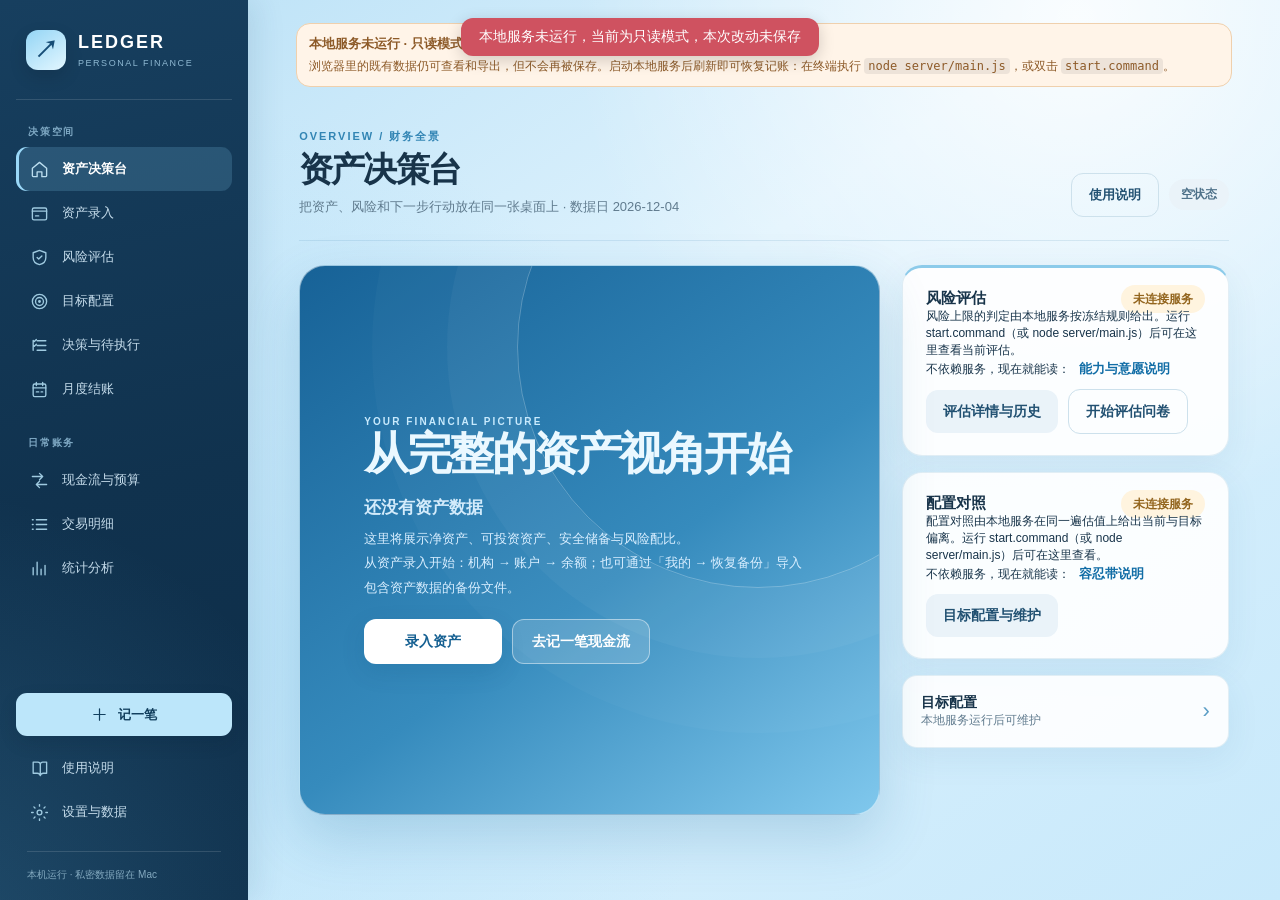
<file: index.html>
<!DOCTYPE html>
<html lang="zh-CN">
<head>
  <meta charset="UTF-8">
  <meta name="viewport" content="width=device-width, initial-scale=1.0, viewport-fit=cover">
  <meta name="theme-color" content="#d9effb">
  <title>Ledger · 资产决策台</title>
  <link rel="icon" href="data:image/svg+xml,%3Csvg xmlns='http://www.w3.org/2000/svg' viewBox='0 0 100 100'%3E%3Crect width='100' height='100' rx='23' fill='%23134c76'/%3E%3Cpath d='M20 70 45 53 59 60 81 29M68 29h13v13' fill='none' stroke='%23b7e7ff' stroke-width='8' stroke-linecap='round' stroke-linejoin='round'/%3E%3C/svg%3E">
  <link rel="manifest" href="manifest.webmanifest">
  <link rel="apple-touch-icon" href="apple-touch-icon.png">
  <meta name="apple-mobile-web-app-capable" content="yes">
  <meta name="apple-mobile-web-app-status-bar-style" content="default">
  <meta name="apple-mobile-web-app-title" content="小账本">
  <link rel="stylesheet" href="styles.css">
  <!-- 本地服务在响应 index.html 时注入随机会话令牌，写接口据此校验来源；静态打开时保持占位符，前端据此进入只读降级 -->
  <meta name="ledger-session-token" content="__LEDGER_SESSION_TOKEN__">
  <!-- 隐私硬约束：除本机 127.0.0.1 的本地服务外，本应用零外联网络请求 -->
</head>
<body>
  <div id="app">
    <div id="lock-screen" class="hidden"></div>
    <nav id="tabbar" class="hidden" aria-label="主导航"></nav>
    <div id="service-banner" class="hidden"></div>
    <main id="view"></main>
  </div>
  <div id="sheet-mask" class="hidden"><div id="sheet"></div></div>
  <div id="toast"></div>

  <script src="js/core.js"></script>
  <script src="js/db.js"></script>
  <script src="js/store.js"></script>
  <script src="js/charts.js"></script>
  <script src="js/domain.js"></script>
  <script src="js/knowledge.js"></script>
  <script src="js/help.js"></script>
  <script src="js/app.js"></script>
</body>
</html>
</file>
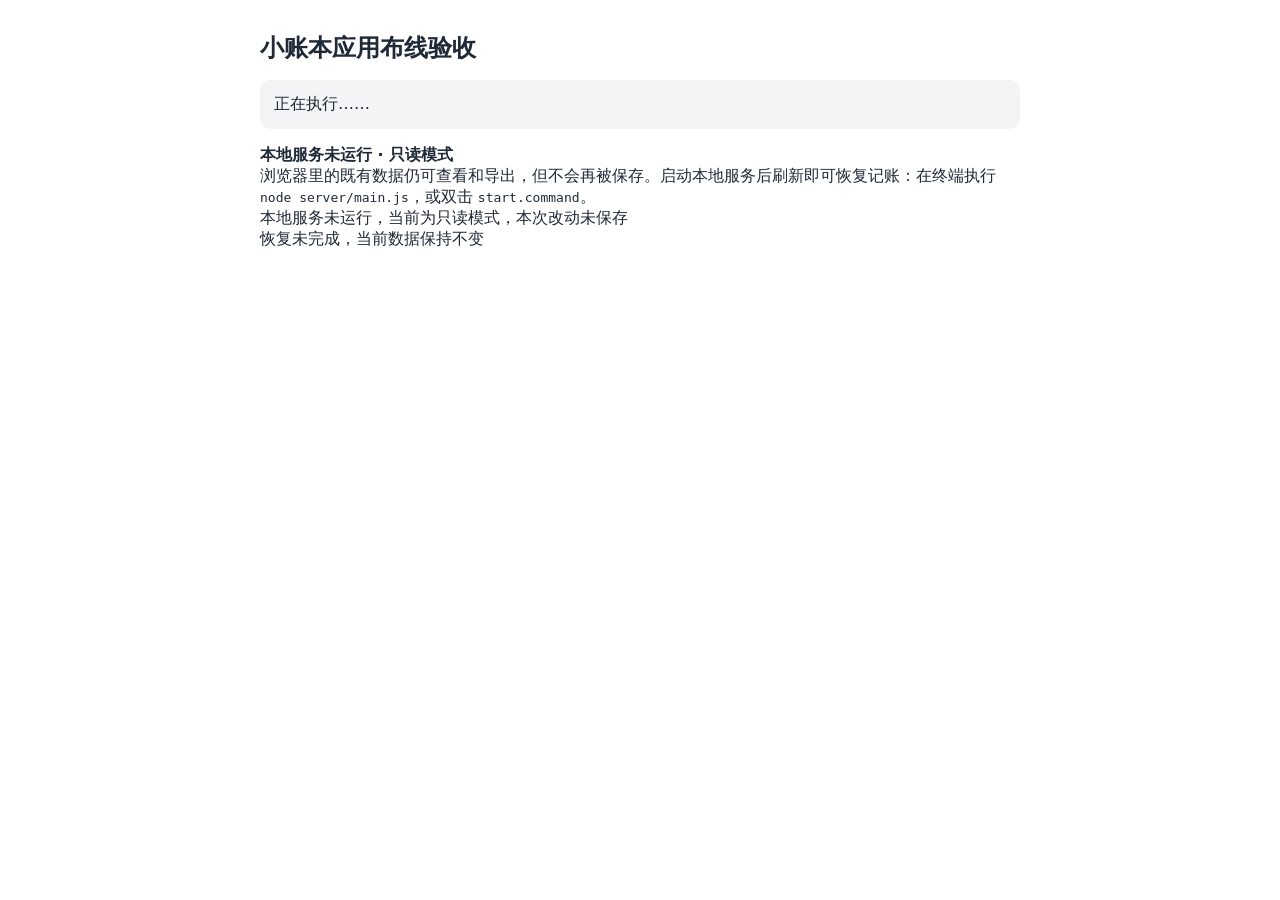
<file: tests/app-wiring.html>
<!doctype html>
<html lang="zh-CN">
<head>
  <meta charset="utf-8">
  <meta name="viewport" content="width=device-width,initial-scale=1">
  <!-- Phase 2：页面必须由本地服务（127.0.0.1）托管，写请求才带得上会话令牌 -->
  <meta name="ledger-session-token" content="__LEDGER_SESSION_TOKEN__">
  <title>小账本应用布线验收</title>
  <link rel="icon" href="data:image/svg+xml,%3Csvg xmlns='http://www.w3.org/2000/svg' viewBox='0 0 100 100'%3E%3Ctext y='.9em' font-size='90'%3E📒%3C/text%3E%3C/svg%3E">
  <style>
    body{font-family:system-ui,sans-serif;max-width:760px;margin:32px auto;padding:0 16px;color:#1f2937}
    h1{font-size:24px}.summary{padding:14px;border-radius:10px;background:#f3f4f6;margin:16px 0}
    li{margin:10px 0}.pass{color:#15803d}.fail{color:#b91c1c}pre{white-space:pre-wrap;background:#f8fafc;padding:12px}
    /* 以下为被测应用骨架（与 index.html 一致），app.js 需要这些节点才能启动 */
    #app{display:none}
  </style>
</head>
<body>
  <h1>小账本应用布线验收</h1>
  <div id="summary" class="summary">正在执行……</div>
  <ol id="results"></ol>
  <pre id="error" hidden></pre>

  <!-- 被测应用骨架：与 index.html 结构一致 -->
  <div id="service-banner" class="hidden"></div>
  <div id="app">
    <div id="lock-screen" class="hidden"></div>
    <main id="view"></main>
    <nav id="tabbar" class="hidden"></nav>
  </div>
  <div id="sheet-mask" class="hidden"><div id="sheet"></div></div>
  <div id="toast"></div>

  <script src="../js/core.js"></script>
  <script src="../js/db.js"></script>
  <script src="../js/store.js"></script>
  <script src="../js/charts.js"></script>
  <script src="../js/domain.js"></script>
  <script src="../js/knowledge.js"></script>
  <script src="../js/help.js"></script>
  <script src="../js/app.js"></script>
  <script src="app-wiring.js?v=6c"></script>
</body>
</html>
</file>
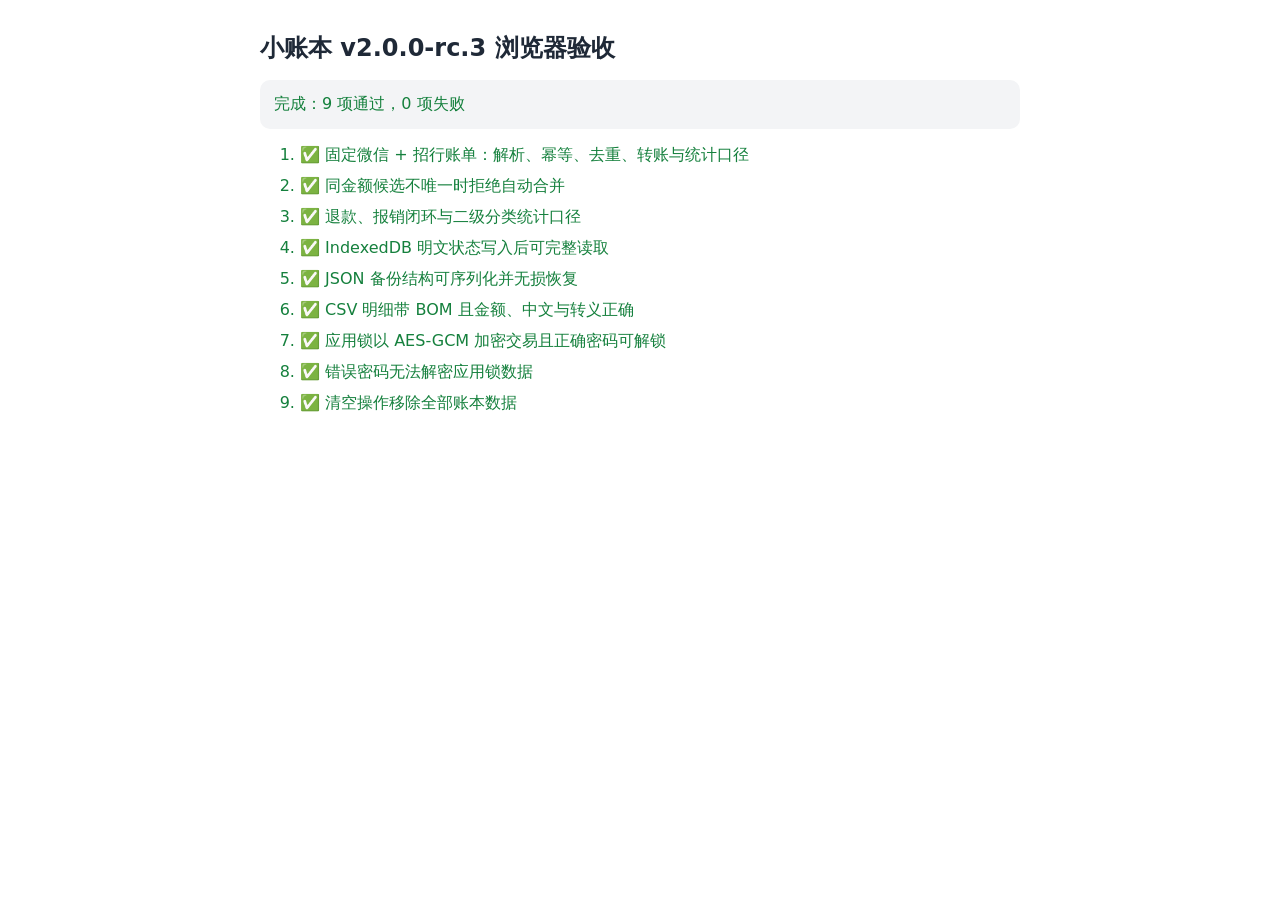
<file: tests/browser-harness.html>
<!doctype html>
<html lang="zh-CN">
<head>
  <meta charset="utf-8">
  <meta name="viewport" content="width=device-width,initial-scale=1">
  <title>小账本 RC3 浏览器验收</title>
  <style>
    body{font-family:system-ui,sans-serif;max-width:760px;margin:32px auto;padding:0 16px;color:#1f2937}
    h1{font-size:24px}.summary{padding:14px;border-radius:10px;background:#f3f4f6;margin:16px 0}
    li{margin:10px 0}.pass{color:#15803d}.fail{color:#b91c1c}pre{white-space:pre-wrap;background:#f8fafc;padding:12px}
  </style>
</head>
<body>
  <h1>小账本 v2.0.0-rc.3 浏览器验收</h1>
  <div id="summary" class="summary">正在执行……</div>
  <ol id="results"></ol>
  <pre id="error" hidden></pre>
  <script src="../js/core.js"></script>
  <script src="../js/db.js"></script>
  <script src="browser-harness.js"></script>
</body>
</html>
</file>
<file: styles.css>
/* 小账本 styles.css — 移动优先、零外部资源 */
:root {
  --bg: #f6f7f9;
  --bg-2: #ffffff;
  --bg-3: #eceef1;
  --ink: #1f2430;
  --ink-2: #6b7280;
  --ink-3: #9ca3af;
  --accent: #f5a623;
  --accent-deep: #e8940f;
  --red: #ef4444;
  --green: #16a34a;
  --blue: #3b82f6;
  --shadow: 0 2px 10px rgba(31, 36, 48, .07);
  --radius: 14px;
  --safe-b: env(safe-area-inset-bottom, 0px);
}
* { box-sizing: border-box; -webkit-tap-highlight-color: transparent; }
html, body { margin: 0; padding: 0; height: 100%; }
body {
  font-family: -apple-system, BlinkMacSystemFont, "PingFang SC", "Helvetica Neue", "Microsoft YaHei", sans-serif;
  background: var(--bg); color: var(--ink); font-size: 15px;
  -webkit-font-smoothing: antialiased;
}
#app { max-width: 520px; margin: 0 auto; min-height: 100%; display: flex; flex-direction: column; }
.hidden { display: none !important; }
/* ---------- Phase 2：事实源状态横幅 ---------- */
#service-banner { margin: 10px 14px 0; padding: 10px 12px; border-radius: var(--radius); font-size: 13px; line-height: 1.6; }
#service-banner b { display: block; font-size: 13px; margin-bottom: 2px; }
#service-banner code { background: rgba(31, 36, 48, .08); padding: 1px 4px; border-radius: 4px; font-size: 12px; }
#service-banner.warn { background: #fdecec; color: #8a1f1f; border: 1px solid #f3c9c9; }
#service-banner.ok { background: #e8f6ec; color: #14532d; border: 1px solid #c3e6cd; }
button { font-family: inherit; border: none; background: none; cursor: pointer; color: inherit; }
input, select, textarea { font-family: inherit; font-size: 15px; }

/* ---------- 主视图与底栏 ---------- */
#view { flex: 1; padding: 14px 14px calc(84px + var(--safe-b)); }
#tabbar {
  position: fixed; bottom: 0; left: 50%; transform: translateX(-50%);
  width: 100%; max-width: 520px;
  background: rgba(255, 255, 255, .96); backdrop-filter: blur(10px);
  border-top: 1px solid var(--bg-3);
  display: flex; padding-bottom: var(--safe-b); z-index: 50;
}
#tabbar .tab { flex: 1; display: flex; flex-direction: column; align-items: center; gap: 2px; padding: 8px 0 6px; color: var(--ink-3); font-size: 11px; }
#tabbar .tab .ti { font-size: 21px; line-height: 1; }
#tabbar .tab.active { color: var(--accent-deep); font-weight: 600; }
#tabbar .tab-add { flex: 1; display: flex; align-items: center; justify-content: center; }
#tabbar .tab-add button {
  width: 50px; height: 50px; margin-top: -22px; border-radius: 50%;
  background: linear-gradient(135deg, var(--accent), #ffb84d); color: #fff;
  font-size: 28px; line-height: 1; box-shadow: 0 4px 14px rgba(245, 166, 35, .45);
}

/* ---------- 通用 ---------- */
.page-title { font-size: 20px; font-weight: 700; margin: 4px 0 14px; }
.card { background: var(--bg-2); border-radius: var(--radius); box-shadow: var(--shadow); padding: 14px; margin-bottom: 12px; }
.muted { color: var(--ink-2); }
.small { font-size: 12px; }
.row { display: flex; align-items: center; }
.grow { flex: 1; min-width: 0; }
.btn {
  display: inline-flex; align-items: center; justify-content: center; gap: 6px;
  border-radius: 12px; padding: 11px 18px; font-size: 15px; font-weight: 600; background: var(--bg-3); color: var(--ink);
}
.btn.primary { background: var(--accent); color: #fff; }
.btn.danger { background: #fee2e2; color: var(--red); }
.btn.ghost { background: transparent; border: 1px solid var(--bg-3); }
.btn.block { width: 100%; }
.btn:disabled { opacity: .5; }
.link { color: var(--accent-deep); }

/* 顶部月份选择 */
.month-bar { display: flex; align-items: center; justify-content: space-between; margin-bottom: 10px; }
.month-bar .mb-title { width: auto; min-width: 148px; padding: 0 20px; font-size: 17px; font-weight: 700; white-space: nowrap; }
.month-bar button { min-height: 42px; border-radius: 10px; background: var(--bg-2); box-shadow: var(--shadow); font-size: 15px; color: var(--ink-2); }
.month-bar button:not(.mb-title) { width: 42px; flex: 0 0 42px; }

/* ---------- 首页 ---------- */
.hero { background: linear-gradient(135deg, #ffb84d, var(--accent)); border-radius: 18px; padding: 20px 18px; color: #fff; margin-bottom: 14px; box-shadow: 0 6px 18px rgba(245, 166, 35, .3); overflow: hidden; }
.hero .h-label { font-size: 12px; opacity: .9; }
.hero .h-amount { font-size: clamp(28px, 11vw, 38px); font-weight: 800; letter-spacing: -1px; margin: 4px 0 12px; font-variant-numeric: tabular-nums; }
.hero .h-cols { display: flex; flex-wrap: wrap; gap: 10px; }
.hero .h-col { flex: 1; min-width: 0; background: rgba(255, 255, 255, .18); border-radius: 12px; padding: 8px 12px; }
.hero .h-col b { display: block; font-size: clamp(12px, 3.9vw, 17px); font-variant-numeric: tabular-nums; }
.hero .h-col span { font-size: 11px; opacity: .92; }
.quick-actions { display: flex; gap: 10px; margin-bottom: 14px; }
.quick-actions .btn { flex: 1; }

.acc-cards { display: flex; gap: 10px; overflow-x: auto; padding: 2px 2px 8px; margin-bottom: 6px; scrollbar-width: none; }
.acc-cards::-webkit-scrollbar { display: none; }
.acc-card { min-width: 128px; background: var(--bg-2); border-radius: 12px; box-shadow: var(--shadow); padding: 10px 12px; }
.acc-card .a-dot { width: 8px; height: 8px; border-radius: 50%; display: inline-block; margin-right: 6px; }
.acc-card .a-name { font-size: 12px; color: var(--ink-2); }
.acc-card .a-bal { font-size: 17px; font-weight: 700; margin-top: 3px; font-variant-numeric: tabular-nums; }

.sec-head { display: flex; justify-content: space-between; align-items: center; margin: 14px 2px 8px; }
.sec-head b { font-size: 15px; }
.donut-row { display: flex; align-items: center; gap: 8px; }
.donut-row .d-legend { flex: 1; min-width: 0; }
.legend-item { display: flex; align-items: center; gap: 8px; padding: 5px 0; font-size: 13px; }
.legend-item i { width: 9px; height: 9px; border-radius: 3px; flex: none; }
.legend-item .li-pct { color: var(--ink-3); margin-left: auto; font-variant-numeric: tabular-nums; }

/* ---------- 交易行 ---------- */
.txn-list .day-head { display: flex; justify-content: space-between; padding: 12px 4px 6px; color: var(--ink-2); font-size: 12px; }
.txn-item { display: flex; align-items: center; gap: 10px; background: var(--bg-2); border-radius: 12px; padding: 10px 12px; margin-bottom: 6px; box-shadow: var(--shadow); }
.txn-item .t-icon { width: 38px; height: 38px; border-radius: 12px; background: var(--bg); display: flex; align-items: center; justify-content: center; font-size: 19px; flex: none; }
.txn-item .t-main { flex: 1; min-width: 0; }
.txn-item .t-title { font-weight: 600; white-space: nowrap; overflow: hidden; text-overflow: ellipsis; }
.txn-item .t-sub { font-size: 12px; color: var(--ink-3); margin-top: 2px; white-space: nowrap; overflow: hidden; text-overflow: ellipsis; }
.txn-item .t-amt { font-weight: 700; font-variant-numeric: tabular-nums; flex: none; }
.txn-item .t-amt.income { color: var(--green); }
.txn-item .t-amt.expense { color: var(--ink); }
.txn-item .t-amt.transfer { color: var(--ink-3); font-weight: 500; }
.chip { display: inline-block; font-size: 10px; padding: 1px 6px; border-radius: 6px; background: var(--bg-3); color: var(--ink-2); margin-left: 6px; vertical-align: 1px; }
.chip.merged { background: #ede9fe; color: #7c3aed; }
.chip.refund { background: #dcfce7; color: var(--green); }

/* ---------- 记一笔 ---------- */
.type-tabs { display: flex; background: var(--bg-3); border-radius: 12px; padding: 3px; margin-bottom: 14px; }
.type-tabs button { flex: 1; padding: 9px 0; border-radius: 10px; font-size: 15px; color: var(--ink-2); font-weight: 600; }
.type-tabs button.active { background: var(--bg-2); color: var(--ink); box-shadow: var(--shadow); }
.amount-box { background: var(--bg-2); border-radius: var(--radius); box-shadow: var(--shadow); padding: 16px 16px 10px; margin-bottom: 12px; }
.amount-box .ab-row { display: flex; align-items: baseline; gap: 6px; border-bottom: 2px solid var(--bg-3); padding-bottom: 8px; }
.amount-box .ab-cur { font-size: 22px; color: var(--ink-3); }
.amount-box .ab-num { font-size: 38px; font-weight: 800; min-height: 46px; font-variant-numeric: tabular-nums; word-break: break-all; }
.form-row { background: var(--bg-2); border-radius: 12px; box-shadow: var(--shadow); padding: 4px 14px; margin-bottom: 10px; }
.form-item { display: flex; align-items: center; gap: 10px; padding: 11px 0; border-bottom: 1px solid var(--bg-3); }
.form-item:last-child { border-bottom: none; }
.form-item label { width: 64px; color: var(--ink-2); font-size: 13px; flex: none; }
.form-item .fi-val { flex: 1; text-align: right; }
.form-item input, .form-item select { border: none; outline: none; text-align: right; width: 100%; background: transparent; color: var(--ink); }
.form-item select { text-align-last: right; }
.cat-grid { display: grid; grid-template-columns: repeat(5, 1fr); gap: 8px; padding: 12px 2px; }
.cat-cell { display: flex; flex-direction: column; align-items: center; gap: 5px; padding: 8px 2px; border-radius: 12px; color: var(--ink-2); font-size: 12px; }
.cat-cell .cc-icon { font-size: 22px; }
.cat-cell.active { background: #fdf1dc; color: var(--accent-deep); font-weight: 700; }
.keypad { display: grid; grid-template-columns: repeat(4, 1fr); gap: 8px; margin: 4px 0 10px; }
.keypad button { background: var(--bg-2); border-radius: 12px; box-shadow: var(--shadow); font-size: 21px; font-weight: 600; padding: 14px 0; }
.keypad button.op { color: var(--ink-2); font-size: 17px; }

/* ---------- 筛选 / 搜索 ---------- */
.filter-bar { display: flex; gap: 8px; margin-bottom: 10px; }
.filter-bar input[type="search"] { flex: 1; border: none; outline: none; border-radius: 12px; background: var(--bg-2); box-shadow: var(--shadow); padding: 10px 14px; }
.filter-bar .fb-btn { background: var(--bg-2); box-shadow: var(--shadow); border-radius: 12px; padding: 12px 14px; color: var(--ink-2); }
.filter-bar .fb-btn.on { color: var(--accent-deep); }
.filter-tags { display: flex; flex-wrap: wrap; gap: 6px; margin-bottom: 8px; }
.filter-tags .ftag { font-size: 12px; background: #fdf1dc; color: var(--accent-deep); border-radius: 8px; padding: 3px 10px; }

/* ---------- 统计 ---------- */
.stat-cards { display: flex; flex-wrap: wrap; gap: 10px; margin-bottom: 12px; }
.stat-cards .sc { flex: 1 1 30%; min-width: 0; background: var(--bg-2); border-radius: 12px; box-shadow: var(--shadow); padding: 10px 12px; }
.stat-cards .sc span { font-size: 11px; color: var(--ink-2); }
.stat-cards .sc b { display: block; font-size: clamp(13px, 4.4vw, 16px); margin-top: 2px; font-variant-numeric: tabular-nums; }
.rank-row { display: flex; align-items: center; gap: 10px; padding: 9px 0; border-bottom: 1px solid var(--bg-3); }
.rank-row:last-child { border-bottom: none; }
.rank-row .rr-icon { font-size: 18px; width: 26px; text-align: center; }
.rank-row .rr-bar { height: 6px; border-radius: 3px; background: var(--bg-3); overflow: hidden; flex: 1; }
.rank-row .rr-bar i { display: block; height: 100%; border-radius: 3px; }
.rank-row .rr-val { font-weight: 700; font-variant-numeric: tabular-nums; min-width: 76px; text-align: right; }
.rank-row .rr-cnt { font-size: 11px; color: var(--ink-3); min-width: 36px; text-align: right; }

/* ---------- 设置 ---------- */
.set-group { margin-bottom: 16px; }
.set-group .sg-title { font-size: 12px; color: var(--ink-3); margin: 0 4px 6px; }
.set-item { display: flex; align-items: center; gap: 10px; background: var(--bg-2); border-radius: 12px; box-shadow: var(--shadow); padding: 13px 14px; margin-bottom: 6px; }
.set-item .si-icon { font-size: 18px; width: 24px; text-align: center; }
.set-item .si-main { flex: 1; min-width: 0; }
.set-item .si-sub { font-size: 11px; color: var(--ink-3); margin-top: 1px; }
.set-item .si-arrow { color: var(--ink-3); }

/* ---------- 弹层 ---------- */
#sheet-mask { position: fixed; inset: 0; background: rgba(20, 22, 30, .45); z-index: 90; display: flex; align-items: flex-end; justify-content: center; }
#sheet {
  width: 100%; max-width: 520px; max-height: 86vh; overflow-y: auto;
  background: var(--bg-2); border-radius: 20px 20px 0 0; padding: 16px 16px calc(20px + var(--safe-b));
  animation: sheet-up .22s ease;
}
@keyframes sheet-up { from { transform: translateY(40%); opacity: .4; } to { transform: none; opacity: 1; } }
.sheet-title { display: flex; justify-content: space-between; align-items: center; margin-bottom: 12px; }
.sheet-title b { font-size: 16px; }
.sheet-title .close { font-size: 13px; color: var(--ink-3); }

/* ---------- Toast ---------- */
#toast { position: fixed; top: 18px; left: 50%; transform: translateX(-50%); z-index: 120; display: flex; flex-direction: column; gap: 8px; align-items: center; pointer-events: none; width: max-content; max-width: 92vw; }
.toast-item { background: rgba(31, 36, 48, .92); color: #fff; border-radius: 12px; padding: 10px 18px; font-size: 14px; animation: toast-in .2s ease; box-shadow: 0 4px 16px rgba(0, 0, 0, .18); }
.toast-item.warn { background: #b45309; }
.toast-item.err { background: var(--red); }
@keyframes toast-in { from { transform: translateY(-8px); opacity: 0; } to { transform: none; opacity: 1; } }

/* ---------- 锁屏 ---------- */
#lock-screen { position: fixed; inset: 0; z-index: 200; background: linear-gradient(160deg, #ffb84d, var(--accent)); display: flex; align-items: center; justify-content: center; }
.lock-box { width: 82%; max-width: 340px; background: rgba(255, 255, 255, .96); border-radius: 20px; padding: 28px 22px; text-align: center; box-shadow: 0 10px 40px rgba(0, 0, 0, .18); }
.lock-box .lb-icon { font-size: 40px; }
.lock-box h2 { margin: 8px 0 4px; }
.lock-box input { width: 100%; border: 1px solid var(--bg-3); border-radius: 12px; padding: 12px; margin: 10px 0; text-align: center; font-size: 17px; letter-spacing: 4px; outline: none; }
.lock-box input:focus { border-color: var(--accent); }

/* ---------- 导入向导 ---------- */
.wiz-steps { display: flex; gap: 4px; margin-bottom: 14px; }
.wiz-steps i { flex: 1; height: 4px; border-radius: 2px; background: var(--bg-3); }
.wiz-steps i.done { background: var(--accent); }
.wiz-steps i.cur { background: var(--accent); opacity: .55; }
.drop-zone { border: 2px dashed var(--bg-3); border-radius: var(--radius); padding: 30px 16px; text-align: center; color: var(--ink-2); background: var(--bg-2); }
.map-row { display: flex; align-items: center; gap: 10px; padding: 9px 0; border-bottom: 1px solid var(--bg-3); font-size: 14px; }
.map-row:last-child { border-bottom: none; }
.map-row .mr-key { flex: 1; min-width: 0; white-space: nowrap; overflow: hidden; text-overflow: ellipsis; }
.map-row select { max-width: 46%; border: 1px solid var(--bg-3); border-radius: 10px; padding: 7px 8px; background: var(--bg-2); }
.dup-card { border: 1px solid var(--bg-3); border-radius: 12px; padding: 10px 12px; margin-bottom: 8px; }
.dup-card .dc-rows { font-size: 13px; color: var(--ink-2); margin: 6px 0; }
.result-grid { display: grid; grid-template-columns: 1fr 1fr; gap: 10px; }
.result-grid .rg { background: var(--bg); border-radius: 12px; padding: 12px; text-align: center; min-width: 0; }
.result-grid .rg b { font-size: clamp(14px, 5.2vw, 22px); display: block; }

/* ---------- 空态 / 加载 ---------- */
.empty { text-align: center; padding: 46px 20px; color: var(--ink-3); }
.empty .e-icon { font-size: 44px; margin-bottom: 10px; }
.empty .btn { margin-top: 14px; }

/* ---------- 图表 ---------- */
.chart-donut { width: 100%; max-width: 190px; }
.chart-center-val { font-size: 20px; font-weight: 800; fill: var(--ink); }
.chart-center-label { font-size: 10px; fill: var(--ink-3); }
.chart-empty { font-size: 13px; fill: var(--ink-3); }
.chart-grid { stroke: var(--bg-3); stroke-width: 1; }
.chart-tick { font-size: 10px; fill: var(--ink-3); }
.chart-legend { display: flex; gap: 14px; justify-content: center; padding-top: 6px; font-size: 12px; color: var(--ink-2); }
.chart-legend-item { display: inline-flex; align-items: center; gap: 5px; }
.chart-legend-item i { width: 9px; height: 9px; border-radius: 3px; display: inline-block; }

/* ---------- V2：预算/体检/横幅 ---------- */
.over-banner {
  background: #fef2f2; color: #b91c1c; border: 1px solid #fecaca;
  border-radius: 12px; padding: 10px 14px; margin-bottom: 10px;
  font-size: 13px; line-height: 1.6;
}
.over-banner.info { background: #eff6ff; color: #1d4ed8; border-color: #bfdbfe; }
.progress { height: 8px; background: var(--bg-3); border-radius: 4px; overflow: hidden; margin-top: 6px; }
.progress i { display: block; height: 100%; background: var(--green); border-radius: 4px; transition: width .3s; }
.progress i.warn { background: var(--accent); }
.progress i.over { background: var(--red); }
.progress.mini { height: 5px; margin-top: 2px; }
.nec-bar { display: flex; height: 14px; border-radius: 7px; overflow: hidden; }
.nec-bar i { display: block; height: 100%; }
.nec-pill { border-radius: 10px; padding: 6px 4px; text-align: center; font-size: 12px; min-width: 40px; }
.rr-drill { cursor: pointer; }

/* 移动端触控优化 */
button, .btn { touch-action: manipulation; }
.keypad button { -webkit-user-select: none; user-select: none; }

/* ---------- 桌面适配 ---------- */
@media (min-width: 560px) {
  body { background: #eef0f3; }
  #app { background: var(--bg); min-height: 100vh; box-shadow: 0 0 40px rgba(0, 0, 0, .06); }
}

/* ---------- v3 Phase 1：资产决策台 ---------- */
.dash-head { display: flex; align-items: center; justify-content: space-between; padding: 4px 2px 12px; }
.dash-title { font-size: 20px; font-weight: 700; }
.dash-chip { font-size: 11px; color: var(--ink-2); background: var(--bg-3); border-radius: 8px; padding: 4px 8px; white-space: nowrap; }
.dash-chip.ok { background: #dcfce7; color: var(--green); }
.dash-chip.warn { background: #fef3c7; color: #b45309; }
.dash-empty { padding: 42px 18px; }
.dash-empty .btn { margin: 14px 6px 0; min-width: 150px; }
.dash-blockers { border: 1px solid #fde68a; }
.dash-blockers .db-list { margin-top: 6px; }
.dash-blockers .db-item { font-size: 12px; color: #92400e; line-height: 1.8; }
.dash-hero { text-align: center; padding: 18px 14px; }
.dash-net { font-size: 34px; font-weight: 700; letter-spacing: .5px; font-variant-numeric: tabular-nums; }
.dash-net .unit { font-size: 14px; color: var(--ink-3); font-weight: 500; }
.dash-sub { display: flex; gap: 14px; justify-content: center; flex-wrap: wrap; margin-top: 6px; font-size: 12px; color: var(--ink-2); font-variant-numeric: tabular-nums; }
.dash-pools { display: flex; gap: 10px; margin-bottom: 12px; }
.pool-card { flex: 1; min-width: 0; background: var(--bg-2); border-radius: var(--radius); box-shadow: var(--shadow); padding: 12px 10px; text-align: center; }
.pool-card .p-name { font-size: 12px; color: var(--ink-2); }
.pool-card .p-val { font-size: 17px; font-weight: 700; margin: 4px 0 2px; font-variant-numeric: tabular-nums; overflow: hidden; text-overflow: ellipsis; white-space: nowrap; }
.pool-card .p-hint { font-size: 10px; color: var(--ink-3); }
.risk-row { display: flex; align-items: center; gap: 8px; padding: 7px 0; font-size: 13px; }
.risk-row .r-name { width: 60px; flex: none; }
.risk-row .r-bar { flex: 1; height: 8px; background: var(--bg-3); border-radius: 4px; overflow: hidden; min-width: 0; }
.risk-row .r-bar i { display: block; height: 100%; background: var(--blue); border-radius: 4px; }
.risk-row .r-val { width: 84px; text-align: right; font-variant-numeric: tabular-nums; flex: none; }
.risk-row .r-pct { width: 46px; text-align: right; color: var(--ink-3); font-variant-numeric: tabular-nums; flex: none; }
.todo-item { font-size: 13px; color: var(--ink-2); line-height: 1.9; }
.dash-caliber summary { cursor: pointer; }
.dash-entry { display: flex; align-items: center; justify-content: space-between; cursor: pointer; }
.dash-entry .arrow { color: var(--ink-3); font-size: 22px; }

/* Phase 3：结账明细下钻表（快照事实逐条摊开） */
.mini { width: 100%; border-collapse: collapse; margin: 4px 0 10px; font-size: 12px; }
.mini th, .mini td { padding: 6px 4px; border-bottom: 1px solid var(--bg-3); vertical-align: top; }
.mini th { color: var(--ink-3); font-weight: 600; font-size: 11px; }
.mini td { font-variant-numeric: tabular-nums; }
.mini .muted, .mini .small { font-size: 11px; }

/* ---------- Ledger 桌面工作台 · sky blue ----------
   保留既有业务 DOM 与动作，只重排导航、卡片和视觉层。窄屏继续提供五个主入口。 */
:root {
  --bg: #edf8fe;
  --bg-2: #ffffff;
  --bg-3: #e7f0f6;
  --ink: #18344a;
  --ink-2: #607b8e;
  --ink-3: #91a6b6;
  --accent: #2087c2;
  --accent-deep: #116da6;
  --blue: #278fcb;
  --green: #16886d;
  --red: #cf5260;
  --shadow: 0 10px 34px rgba(32, 89, 130, .075);
  --radius: 20px;
}
html { scroll-behavior: smooth; min-height: 100%; background: #d9effb; }
body {
  background: radial-gradient(circle at 84% 2%, rgba(255,255,255,.84), transparent 36%),
    radial-gradient(circle at 15% 72%, rgba(168,220,248,.65), transparent 43%),
    linear-gradient(145deg, #b8e0f6 0%, #def2fd 43%, #c8e9fb 100%);
  background-attachment: fixed;
  min-height: 100vh;
  height: auto;
  color: var(--ink);
  font-size: 15px;
}
button, input, select, textarea { font-family: inherit; }
select, textarea { border: 1px solid #cadfe9; border-radius: 9px; background: white; color: var(--ink); padding: 8px 10px; }
button:focus-visible, [data-action]:focus-visible, input:focus-visible,
select:focus-visible, textarea:focus-visible, summary:focus-visible {
  outline: 3px solid rgba(32, 135, 194, .42);
  outline-offset: 3px;
}
button { transition: background-color .18s ease, color .18s ease, transform .18s ease, box-shadow .18s ease; }
button:not(:disabled):active { transform: translateY(1px); }
.card, .pool-card, .acc-card, .stat-cards .sc, .form-row, .amount-box,
.txn-item, .set-item {
  border: 1px solid rgba(106, 165, 198, .18);
  box-shadow: var(--shadow);
}
.card { padding: 21px 23px; margin-bottom: 16px; }
.btn { border-radius: 12px; background: #eaf3f9; color: #225172; padding: 11px 17px; font-size: 14px; }
.btn:hover:not(:disabled) { background: #daedf8; }
.btn.primary { background: #147eb8; color: white; box-shadow: 0 6px 16px rgba(18, 115, 175, .18); }
.btn.primary:hover:not(:disabled) { background: #096da7; box-shadow: 0 9px 22px rgba(18, 115, 175, .24); }
.btn.ghost { border-color: #cde1ec; }
.link { color: #116da6; font-weight: 600; }
.page-title { font-size: clamp(27px, 2.2vw, 36px); letter-spacing: -.04em; margin: 4px 0 24px; }
.sec-head { margin: 23px 2px 11px; }
.sec-head b { font-size: 17px; letter-spacing: -.02em; }
.dash-chip { border-radius: 100px; background: #eaf3f9; color: #4e7189; padding: 7px 12px; font-size: 12px; font-weight: 600; }
.dash-chip.ok { background: #e5f5ef; color: #14694e; }
.dash-chip.warn { background: #fff4df; color: #93651e; }
.dash-head { align-items: flex-end; gap: 20px; padding: 2px 0 23px; margin-bottom: 2px; border-bottom: 1px solid rgba(59,125,169,.14); }
.dash-title { font-size: clamp(28px, 2.65vw, 42px); line-height: 1.2; font-weight: 750; letter-spacing: -.055em; margin: 5px 0 7px; }
.dash-eyebrow { font-size: 11px; font-weight: 750; letter-spacing: .18em; color: #3285b4; }
.dash-head .small { font-size: 13px; line-height: 1.55; }
.dash-entry { border-radius: 15px; padding: 16px 18px; min-height: 73px; }
.dash-entry:hover { border-color: #96c7e3; background: #f7fcff; }
.dash-entry b { font-size: 14px; }
.dash-entry .arrow { color: #5a9dc5; }
.dash-blockers { background: #fffaf0; border-color: #f3d7a1; }
.pool-card { padding: 19px 18px; text-align: left; }
.pool-card .p-name { font-size: 12px; font-weight: 650; color: #597b91; }
.pool-card .p-val { font-size: clamp(18px, 2vw, 26px); letter-spacing: -.035em; margin: 8px 0 4px; }
.pool-card .p-hint { font-size: 11px; }
.risk-row { padding: 10px 0; border-bottom: 1px solid #edf3f7; }
.risk-row:last-of-type { border-bottom: 0; }
.risk-row .r-bar { height: 7px; }
.risk-row .r-bar i { background: linear-gradient(90deg, #55afe1, #1677b2); }
.view-targets .risk-row .r-name, [data-alloc-compare] .risk-row .r-name { width: 102px; line-height: 1.45; }
.view-targets .risk-row .r-pct, [data-alloc-compare] .risk-row .r-pct { width: 178px; color: #66869b; font-size: 11px; line-height: 1.45; overflow-wrap: anywhere; }
.view-targets .risk-row .r-val, [data-alloc-compare] .risk-row .r-val { width: 104px; }
.dash-caliber summary { font-weight: 650; color: #426a83; }
.over-banner.info { background: #ecf7fe; color: #126ca8; border-color: #cce8f8; }
.hero { background: linear-gradient(135deg, #1c6da7, #80c7ee); box-shadow: 0 10px 28px rgba(30, 113, 169, .2); }
.cat-cell.active, .filter-tags .ftag { background: #e6f5fc; color: #086b9f; }
.chip { border-radius: 7px; background: #eaf3f9; }
#service-banner { border-radius: 14px; }
#service-banner.ok { background: #e7f6ef; border-color: #bee6d0; color: #1e7155; }
#service-banner.warn { background: #fff4e8; border-color: #efd0ad; color: #8d5a28; }
#lock-screen { background: linear-gradient(135deg, #88c8ed, #c9edff 52%, #80bfeb); }
.lock-box { border: 1px solid rgba(255,255,255,.75); box-shadow: 0 24px 80px rgba(18, 69, 107, .18); }
.lock-box input:focus { border-color: #2292c9; }
#sheet-mask { background: rgba(12, 39, 59, .46); backdrop-filter: blur(4px); }
#sheet { box-shadow: 0 25px 80px rgba(10, 45, 69, .22); }
.toast-item { background: #173e5b; }
.toast-item.warn { background: #9d682c; }

/* 手机：保留原五入口，但图标和色彩与桌面一致。 */
.nav-brand, .nav-section-label, .nav-local, .desktop-only { display: none; }
#tabbar .tab.desktop-only { display: none; }
.nav-groups, .nav-group, .nav-footer { display: contents; }
#tabbar .tab .ti svg, #tabbar .tab-add .ti svg { width: 22px; height: 22px; display: block; }
#tabbar .tab .ti { display: block; font-size: 0; }
#tabbar .tab-label { display: none; }
#tabbar .mobile-label { display: block; }
#tabbar .tab.active { color: #0877b4; }
#tabbar .tab-add button { background: linear-gradient(145deg, #299cce, #126fa9); box-shadow: 0 7px 18px rgba(19, 105, 165, .28); }
#tabbar .tab[data-action="nav:home"] { order: 1; }
#tabbar .tab[data-action="nav:list"] { order: 2; }
#tabbar .tab-add { order: 3; }
#tabbar .tab[data-action="nav:stats"] { order: 4; }
#tabbar .tab[data-action="nav:settings"] { order: 5; }
#tabbar .tab-add .ti { display: block; }
.dash-empty { color: #eaf8ff; }
.dash-empty .small.muted { color: #d8eeff; }
.dash-empty-kicker { font-size: 10px; font-weight: 750; letter-spacing: .21em; color: #c8eafd; }
.dash-empty-note { font-size: 13px; margin-top: 8px; color: #d3ebfb; }
.dash-empty .e-icon { display: flex; align-items: center; justify-content: center; width: 68px; height: 68px; border: 1px solid rgba(255,255,255,.65); border-radius: 22px; font-size: 45px; color: white; margin: 0 auto 18px; }
.dash-empty-actions { display: flex; flex-wrap: wrap; gap: 10px; margin-top: 18px; }
.dash-empty-actions .btn { margin: 0; }

@media (min-width: 901px) {
  #app { display: grid; grid-template-columns: 248px minmax(0, 1fr); grid-template-rows: auto 1fr; max-width: none; width: 100%; min-height: 100vh; margin: 0; background: transparent; box-shadow: none; align-items: start; }
  #tabbar {
    position: sticky; top: 0; left: auto; bottom: auto; transform: none;
    grid-column: 1; grid-row: 1 / -1; width: 248px; max-width: none; height: 100vh;
    padding: 0 16px 18px; z-index: 50; display: flex; flex-direction: column;
    overflow-y: auto; border: 0; color: #cfe3f0;
    background: radial-gradient(circle at -40% 108%, rgba(94,179,224,.26), transparent 47%),
      linear-gradient(168deg, #173f5f 0%, #10324e 54%, #0d2c47 100%);
    box-shadow: 6px 0 30px rgba(17, 67, 102, .12);
  }
  .nav-brand { display: flex; align-items: center; gap: 12px; min-height: 100px; padding: 13px 10px 12px; border-bottom: 1px solid rgba(255,255,255,.13); }
  .nav-brand b { display: block; color: white; font-size: 18px; font-weight: 800; letter-spacing: .11em; line-height: 1; }
  .nav-brand small { display: block; margin-top: 7px; color: #8eb8d2; font-size: 9px; letter-spacing: .17em; }
  .nav-mark { display: flex; align-items: center; justify-content: center; width: 40px; height: 40px; border-radius: 12px; background: linear-gradient(145deg, #94d5f5, #e3f7ff); color: #164d76; font-size: 24px; font-weight: 700; box-shadow: 0 7px 18px rgba(0,0,0,.12); }
  .nav-groups, .nav-group, .nav-footer { display: block; }
  .nav-groups { padding-top: 25px; }
  .nav-group + .nav-group { margin-top: 25px; }
  .nav-section-label { display: block; margin: 0 12px 8px; color: #7fa9c4; font-size: 10px; letter-spacing: .18em; font-weight: 700; }
  #tabbar .tab { display: flex; flex: none; align-items: center; flex-direction: row; gap: 13px; width: 100%; min-height: 44px; padding: 10px 14px; border-radius: 11px; text-align: left; color: #c5dceb; font-size: 13px; font-weight: 560; }
  #tabbar .tab:hover { background: rgba(255,255,255,.09); color: white; }
  #tabbar .tab.active { color: #fff; background: rgba(137,209,248,.18); box-shadow: inset 3px 0 #9ad8f8; font-weight: 700; }
  #tabbar .tab .ti { color: #9fcae0; }
  #tabbar .tab.active .ti { color: #bcdeef; }
  #tabbar .tab .ti svg { width: 19px; height: 19px; }
  #tabbar .tab-label { display: block; }
  #tabbar .mobile-label { display: none; }
  #tabbar .tab.desktop-only { display: flex; }
  .nav-footer { margin-top: auto; padding-top: 22px; }
  #tabbar .tab-add { display: block; margin-bottom: 10px; }
  #tabbar .tab-add button { display: flex; align-items: center; justify-content: center; gap: 10px; width: 100%; height: 43px; margin: 0; border-radius: 11px; font-size: 13px; font-weight: 700; background: #bce6fa; color: #123f5e; box-shadow: 0 7px 18px rgba(4,25,42,.12); }
  #tabbar .tab-add button:hover { background: white; }
  #tabbar .tab-add .ti svg { width: 17px; height: 17px; }
  .nav-local { display: block; margin: 17px 11px 0; padding-top: 15px; border-top: 1px solid rgba(255,255,255,.13); color: #83a9bf; font-size: 10px; line-height: 1.5; }
  #service-banner { grid-column: 2; grid-row: 1; width: calc(100% - 96px); max-width: 1350px; margin: 23px auto 0; }
  #view { grid-column: 2; grid-row: 2; width: 100%; max-width: 1450px; min-width: 0; padding: 34px clamp(28px, 4vw, 66px) 76px; margin: 0 auto; }
  #view.view-add, #view.view-risk, #view.view-import, #view.view-settings,
  #view.view-accounts, #view.view-categories, #view.view-budget,
  #view.view-reimburse, #view.view-recurring { max-width: 1120px; }
  #view.view-add { max-width: 860px; }
  #view.view-home { max-width: 1510px; }
  .dash-head { padding-top: 8px; margin-bottom: 24px; }
  .dashboard-empty-layout { display: grid; grid-template-columns: minmax(0, 1.42fr) minmax(310px, .8fr); gap: 22px; align-items: start; }
  .dash-empty { position: relative; min-height: 550px; overflow: hidden; display: flex; flex-direction: column; align-items: flex-start; justify-content: center; padding: clamp(36px, 5vw, 74px); border: 1px solid rgba(255,255,255,.48); border-radius: 26px; text-align: left; background: linear-gradient(145deg, #176297 0%, #368bbd 56%, #80c8ed 100%); box-shadow: 0 23px 55px rgba(24, 106, 157, .2); }
  .dash-empty::after { content: ''; position: absolute; right: -120px; top: -160px; width: 480px; height: 480px; border: 1px solid rgba(255,255,255,.25); border-radius: 50%; box-shadow: 0 0 0 70px rgba(255,255,255,.035), 0 0 0 145px rgba(255,255,255,.025); pointer-events: none; }
  .dash-empty > * { position: relative; z-index: 1; }
  .dash-empty .e-icon { margin: 0 0 30px; }
  .dash-empty b { max-width: 560px; font-size: clamp(30px, 3.5vw, 51px); line-height: 1.18; letter-spacing: -.055em; }
  .dash-empty-note { margin: 16px 0 2px; font-size: 17px; font-weight: 650; }
  .dash-empty .small { max-width: 530px; font-size: 13px; line-height: 1.9 !important; }
  .dash-empty .btn { min-width: 138px; }
  .dash-empty .btn.primary { background: white; color: #145f91; box-shadow: 0 8px 25px rgba(10,65,103,.12); }
  .dash-empty .btn.primary:hover { background: #eaf8ff; }
  .dash-empty .btn:not(.primary) { background: rgba(255,255,255,.16); color: white; border: 1px solid rgba(255,255,255,.45); }
  .dashboard-empty-rail .card { background: rgba(255,255,255,.9); }
  .dashboard-empty-rail .card:first-child { border-top: 3px solid #8ccbea; }
  .dash-hero-grid { display: grid; grid-template-columns: minmax(0, 1.4fr) minmax(290px, .78fr); gap: 18px; }
  .dash-hero-grid > .card { min-height: 217px; }
  .dash-hero { position: relative; overflow: hidden; text-align: left; padding: 28px 32px; border: 0; background: linear-gradient(125deg, #134e79 0%, #247bb1 68%, #59b0dc 100%); color: white; box-shadow: 0 17px 36px rgba(27, 111, 168, .19); }
  .dash-hero::after { content: ''; position: absolute; right: -73px; top: -150px; width: 355px; height: 355px; border: 1px solid rgba(255,255,255,.26); border-radius: 50%; box-shadow: 0 0 0 45px rgba(255,255,255,.045), 0 0 0 96px rgba(255,255,255,.026); }
  .dash-hero > * { position: relative; z-index: 1; }
  .dash-hero .muted, .dash-hero .unit { color: #cde7f5; }
  .dash-net { font-size: clamp(35px, 4vw, 56px); letter-spacing: -.055em; margin: 11px 0; }
  .dash-hero .dash-sub { justify-content: flex-start; margin-top: 19px; color: #dbf0fb; font-size: 13px; gap: 22px; }
  .dash-new-funds { padding: 26px 25px; background: rgba(255,255,255,.91); }
  .dash-new-funds .dash-net { font-size: clamp(27px, 2.9vw, 39px) !important; margin: 18px 0 8px; }
  .dash-new-funds .dash-sub { justify-content: flex-start; gap: 7px 16px; font-size: 11px; line-height: 1.7; }
  .dash-pools { gap: 18px; margin: 3px 0 19px; }
  .dash-content-grid { display: grid; grid-template-columns: minmax(0, 1.46fr) minmax(315px, .75fr); gap: 22px; align-items: start; }
  .dash-content-main, .dash-content-side { min-width: 0; }
  .dash-content-side .card { background: rgba(255,255,255,.9); }
  .dash-side-heading { font-size: 11px; font-weight: 750; letter-spacing: .16em; color: #6b94ad; margin: 8px 1px 12px; }
  .dash-risk-card { padding-bottom: 15px; }
  .dash-emergency-card .dash-net { font-size: 30px !important; }
  #sheet-mask { align-items: center; padding: 28px; }
  #sheet { max-width: min(740px, 94vw); max-height: min(86vh, 900px); border-radius: 23px; padding: 28px 32px; animation: sheet-fade .18s ease-out; }
  @keyframes sheet-fade { from { transform: translateY(14px); opacity: .4; } to { transform: none; opacity: 1; } }
  .amount-box .ab-num { font-size: 48px; }
  .cat-grid { grid-template-columns: repeat(5, minmax(0, 1fr)); }
  .keypad button { padding: 17px 0; }
  .stat-cards .sc { padding: 18px; }
  .stat-cards .sc b { font-size: 20px; }
  .acc-cards { display: grid; grid-template-columns: repeat(auto-fit, minmax(180px, 1fr)); overflow: visible; }
  .acc-card { min-width: 0; padding: 17px 18px; }
  .acc-card .a-bal { font-size: 22px; }
}

@media (min-width: 901px) and (max-width: 1190px) {
  #app { grid-template-columns: 215px minmax(0, 1fr); }
  #tabbar { width: 215px; }
  #view { padding-left: 28px; padding-right: 28px; }
  .dashboard-empty-layout, .dash-content-grid { grid-template-columns: minmax(0, 1fr); }
  .dashboard-empty-layout .dash-empty { min-height: 440px; }
  .dashboard-empty-rail { display: grid; grid-template-columns: repeat(2, minmax(0, 1fr)); gap: 16px; }
  .dashboard-empty-rail .card { margin-bottom: 0; }
}

@media (max-width: 900px) {
  body { background: #eaf5fb; }
  #app { background: rgba(244,250,253,.94); }
  #view { padding-bottom: calc(86px + var(--safe-b)); }
  .dashboard-empty-layout, .dash-hero-grid, .dash-content-grid { display: block; }
  .dash-empty { background: linear-gradient(145deg, #17669e, #67b7e4); border-radius: 20px; padding: 34px 24px; margin-bottom: 15px; }
  .dash-empty b { display: block; font-size: 25px; letter-spacing: -.035em; line-height: 1.25; }
  .dash-empty .btn { margin: 15px 8px 0 0; }
  .dash-hero { background: linear-gradient(135deg, #175d91, #56ade0); color: white; }
  .dash-hero .muted, .dash-hero .unit { color: #d5edfa; }
  .dash-hero .dash-sub { color: #e2f1f8; }
  .dash-new-funds .dash-sub { justify-content: flex-start; }
  .dash-head { margin-bottom: 16px; }
  .view-targets .risk-row, [data-alloc-compare] .risk-row { display: grid; grid-template-columns: 85px minmax(0, 1fr) 90px; gap: 3px 8px; }
  .view-targets .risk-row .r-name, [data-alloc-compare] .risk-row .r-name { width: auto; }
  .view-targets .risk-row .r-bar, [data-alloc-compare] .risk-row .r-bar { width: 100%; }
  .view-targets .risk-row .r-val, [data-alloc-compare] .risk-row .r-val { width: auto; }
  .view-targets .risk-row .r-pct, [data-alloc-compare] .risk-row .r-pct { grid-column: 2 / 4; width: auto; text-align: left; }
}

@media (prefers-reduced-motion: reduce) {
  html { scroll-behavior: auto; }
  button, .progress i, #sheet, .toast-item { animation-duration: .01ms !important; transition-duration: .01ms !important; }
}

/* 组件细节：文字按钮按内容定宽，表单与工具条适应桌面和窄屏。 */
.month-bar { gap: 12px; margin-bottom: 22px; }
.month-bar .mb-title { color: var(--ink); }
.btn, .fb-btn, .sheet-title .close { flex-shrink: 0; white-space: nowrap; line-height: 1.5; }
.filter-bar input[type="search"] { min-width: 0; width: 100%; }
.filter-bar { flex-wrap: wrap; }
.filter-bar input[type="search"] { flex: 1 1 180px; }
.form-item .fi-val { min-width: 0; }
.form-item label { width: auto; min-width: 64px; white-space: nowrap; }
.form-item input, .form-item select { min-width: 0; min-height: 34px; }
input:not([type="checkbox"]):not([type="radio"]):not([type="file"]), select, textarea { max-width: 100%; }
.card input[data-input="advice:amount"] { min-width: 0; border: 1px solid #cadfe9; border-radius: 9px; padding: 10px 12px; color: var(--ink); }
.card .row > select { min-width: 0; }
.sheet-title { gap: 14px; align-items: flex-start; }
.sheet-title b { line-height: 1.5; overflow-wrap: anywhere; }
.set-item .si-sub { line-height: 1.65; margin-top: 4px; }
.set-item { min-height: 64px; }
.cat-cell { min-height: 42px; justify-content: center; border: 1px solid #dae9f2; background: rgba(255,255,255,.75); }
.cat-grid { grid-template-columns: repeat(auto-fit, minmax(85px, 1fr)); }
.selection-toolbar { position: fixed; bottom: calc(76px + var(--safe-b)); left: 14px; right: 14px; max-width: 492px; margin: 0 auto; display: flex; gap: 10px; z-index: 40; padding: 12px; }
@media (min-width: 901px) {
  .selection-toolbar { left: 276px; right: 28px; bottom: 24px; max-width: 760px; }
}
@media (min-width: 901px) and (max-width: 1190px) {
  .selection-toolbar { left: 243px; }
}
@media (max-width: 600px) {
  .dash-head { flex-wrap: wrap; align-items: flex-start; }
  .dash-head > div { flex: 1 1 220px; }
  .card > .row { flex-wrap: wrap; gap: 6px 10px; }
  .card > .row > .small { overflow-wrap: anywhere; }
  .dash-chip { white-space: normal; line-height: 1.5; }
  .stat-cards .sc { flex-basis: calc(50% - 10px); }
}

/* Phase 6C：决策与待执行。状态角标按内容定宽；长理由、长月份与长 id 换行不挤压按钮。 */
.dec-chip { margin-left: auto; white-space: nowrap; color: var(--ink); background: rgba(255,255,255,.8);
  border: 1px solid #cadfe9; border-radius: 999px; padding: 2px 10px; }
.dec-card .row { align-items: flex-start; }
.dec-card [data-dec-note] { line-height: 1.7; overflow-wrap: anywhere; }
.dec-card .small { overflow-wrap: anywhere; }
.dec-snap { padding: 12px 14px; }
.dec-snap summary { cursor: pointer; }
.dec-snap .db-item { overflow-wrap: anywhere; }
.card .row > .dec-chip { flex-shrink: 0; }
/* 决定入口与决定弹层的按钮行：按钮本身 nowrap 不压缩，窄屏必须换行而不是横向溢出。 */
[data-dec-entry] { flex-wrap: wrap; gap: 6px 10px; }
[data-decide-sheet] .row { flex-wrap: wrap; gap: 8px; }
[data-dec-detail] .small, [data-dec-detail] .db-item { overflow-wrap: anywhere; }
/* ---------- 产品使用说明 ---------- */
.dash-head-actions { display: flex; align-items: center; justify-content: flex-end; flex-wrap: wrap; gap: 10px; }
.help-page { min-width: 0; }
.help-start-grid { display: grid; grid-template-columns: repeat(3, minmax(0, 1fr)); gap: 14px; margin-bottom: 22px; }
.help-start.card { text-align: left; margin: 0; padding: 22px; border: 1px solid rgba(64, 138, 181, .2); background: linear-gradient(135deg, #fff, #edf8ff); }
.help-start span { display: block; font-size: 11px; font-weight: 600; color: var(--ink-3); letter-spacing: .04em; margin-bottom: 10px; }
.help-start b { display: block; font-size: 17px; line-height: 1.5; color: var(--ink); }
.help-start p { font-size: 12px; line-height: 1.7; color: var(--ink-2); margin: 8px 0 0; }
.help-start:hover { border-color: #82bbdc; }
.help-search { margin: 0 0 22px; }
.help-search label { display: block; font-size: 13px; font-weight: 600; margin-bottom: 8px; }
.help-search > div { display: flex; align-items: center; gap: 10px; }
.help-search input { flex: 1; min-width: 0; width: 100%; padding: 12px 16px; color: var(--ink); background: rgba(255,255,255,.9); border: 1px solid #b9d8eb; border-radius: 12px; outline: none; }
.help-search input:focus { border-color: #338bbd; box-shadow: 0 0 0 3px rgba(72, 155, 203, .13); }
.help-layout { display: grid; grid-template-columns: 194px minmax(0, 1fr); gap: 22px; align-items: start; }
.help-toc.card { position: sticky; top: 24px; margin: 0; padding: 18px 14px; }
.help-toc > b { display: block; font-size: 12px; color: var(--ink-3); padding: 0 10px 10px; }
.help-toc nav { display: flex; flex-direction: column; gap: 3px; }
.help-toc nav button { text-align: left; border-radius: 9px; padding: 10px; font-size: 13px; line-height: 1.5; color: var(--ink-2); }
.help-toc nav button:hover, .help-toc nav button:focus-visible { background: #e4f3fd; color: #164e73; }
.help-toc .small { border-top: 1px solid #dcecf6; padding: 14px 10px 0; margin-top: 12px; line-height: 1.8; }
.help-content { min-width: 0; }
.help-result-count { color: var(--ink-3); font-size: 12px; margin: 0 2px 12px; }
.help-section.card { margin: 0 0 18px; padding: 26px; scroll-margin-top: 22px; }
.help-section-head { display: flex; align-items: flex-start; gap: 14px; margin-bottom: 22px; }
.help-section-num { flex: none; color: #4387b0; font-size: 12px; font-weight: 700; padding-top: 5px; }
.help-section h2 { font-size: 21px; line-height: 1.5; margin: 0; }
.help-section-head p { margin: 6px 0 0; color: var(--ink-3); font-size: 13px; line-height: 1.7; }
.help-item { display: flex; gap: 12px; padding: 18px 0; border-top: 1px solid #e2edf4; }
.help-item > div { min-width: 0; }
.help-item h3 { font-size: 15px; line-height: 1.6; margin: 0; }
.help-item p, .help-faq p, .help-no-results p { font-size: 14px; line-height: 1.9; color: var(--ink-2); margin: 6px 0 0; overflow-wrap: anywhere; }
.help-step-num { flex: none; width: 24px; height: 24px; display: flex; align-items: center; justify-content: center; color: #39779e; background: #eaf4fa; border-radius: 8px; font-size: 12px; margin-top: 1px; }
.help-shortcut { display: inline-block; margin-top: 9px; font-size: 12px; line-height: 1.6; text-align: left; }
.help-shortcut:disabled { cursor: default; opacity: .5; }
.help-note { background: #edf7fd; border-left: 3px solid #9ecae4; border-radius: 0 9px 9px 0; padding: 12px 14px; margin-top: 12px; font-size: 13px; line-height: 1.9; color: #325c77; }
.help-faq { border-top: 1px solid #e2edf4; padding: 16px 0; }
.help-faq summary { cursor: pointer; font-size: 14px; font-weight: 600; line-height: 1.8; color: var(--ink); }
.help-faq p, .help-faq .help-shortcut { margin-left: 18px; }
.help-footer { color: var(--ink-3); font-size: 12px; line-height: 1.8; text-align: center; padding: 12px 0 24px; }
@media (max-width: 900px) {
  .help-layout { grid-template-columns: minmax(0, 1fr); gap: 16px; }
  .help-toc.card { position: static; padding: 14px; }
  .help-toc nav { flex-direction: row; flex-wrap: wrap; gap: 4px; }
  .help-toc nav button { background: #eef7fc; padding: 7px 10px; }
  .help-toc .small { display: none; }
}
@media (max-width: 600px) {
  .help-start-grid { grid-template-columns: minmax(0, 1fr); gap: 10px; margin-bottom: 18px; }
  .help-start.card { padding: 16px 18px; }
  .help-start span { margin-bottom: 5px; }
  .help-start b { font-size: 16px; }
  .help-section.card { padding: 18px; }
  .help-section h2 { font-size: 19px; }
  .help-item p, .help-faq p { font-size: 13px; }
  .help-section-head { gap: 10px; }
  .dash-head-actions { justify-content: flex-start; }
}
</file>
